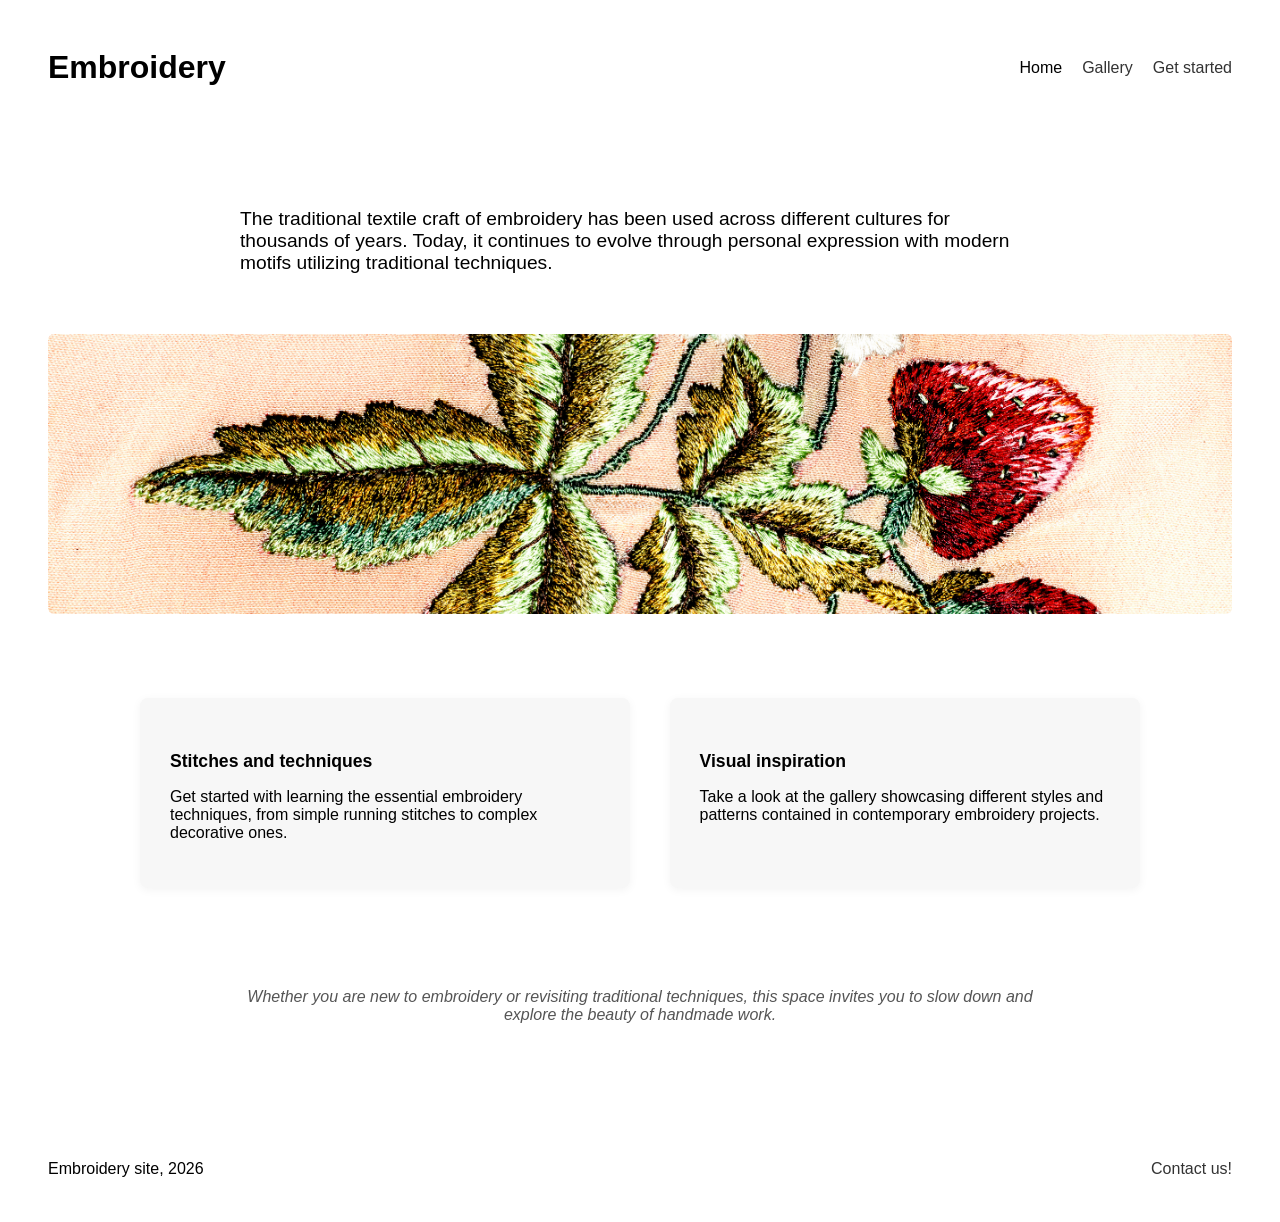
<file: index.html>
<!DOCTYPE html>
<html lang="eng">

<head>
    <meta charset="UTF-8">
    <title>Embroidery</title>
    <link rel = "stylesheet" href="styles/stylesheet.css">
</head>

<body>

    <header>
        <h1>Embroidery</h1>
        <nav>
        <ul>
            <li>Home</li>
            <li><a href="pages/galerija.html">Gallery</a></li>
            <li><a href="pages/stitches.html">Get started   </a></li>
        </ul>
    </nav>
    </header>
    
   <main>
        <section class="homeIntro">
            <h2></h2>
            <p>
                The traditional textile craft of embroidery has been used across different cultures
                for thousands of years. Today, it continues to evolve through personal
                expression with modern motifs utilizing traditional techniques.
            </p>
        </section>

        <div class="ispodHeadera">
            <img src="images/strawberry.jpg" alt="embroidery detail">
        </div>
        
        <section class="homeCards">
            <div class="homeCard">
                <h4>Stitches and techniques</h4>
                <p>
                    Get started with learning the essential embroidery techniques,
                    from simple running stitches to complex decorative ones.
                </p>
            </div>
            <div class="homeCard">
                <h4>Visual inspiration</h4>
                <p>
                    Take a look at the gallery showcasing different styles and patterns
                    contained in contemporary embroidery projects.
                </p>
            </div>
        </section>


        <p class="homeEnd">
            Whether you are new to embroidery or revisiting traditional techniques,
            this space invites you to slow down and explore the beauty of handmade work.
        </p>

    </main>

    <footer>
        <p>Embroidery site, <span id="year"></span></p>
        <a href="pages/kontaktforma.html">Contact us!</a>
    </footer>

    <script src="scripts/script.js"></script>

</body>
</html>
</file>
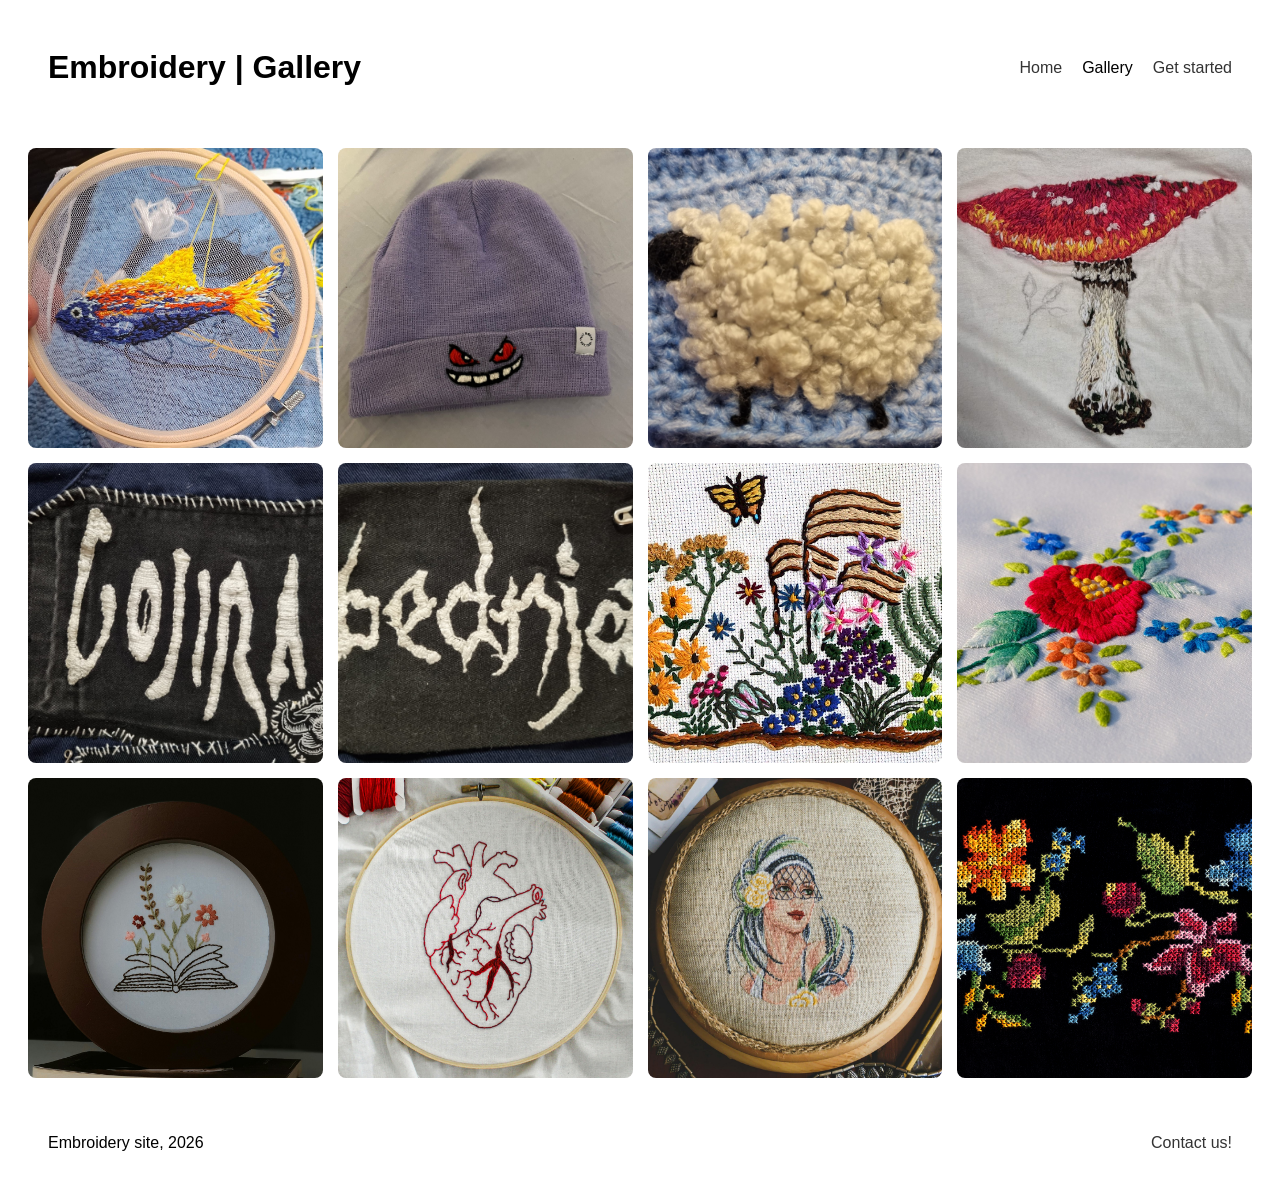
<file: pages/galerija.html>
<!DOCTYPE html>
<html lang="eng">

<head>

    <meta charset="UTF-8">
    <title>Gallery</title>
    <link rel="stylesheet" href="../styles/stylesheet.css">

</head>
<body>
    <header>
        <h1>Embroidery | Gallery</h1>
        <nav>
        <ul>
            <li><a href="../index.html">Home</a></li>
            <li>Gallery</li>
            <li><a href="stitches.html">Get started</a></li>
        </ul>
    </nav>
    </header>
    

    <div class="gallery">
        <img src="../images/ribaEmb.jpg" alt="fish embroidery">
            <img src="../images/beanie.jpeg" alt="beanie embroidery">
            <img src="../images/sheep.jpeg" alt="sheep embroidery">
            <img src="../images/mushroom.jpeg" alt="mushroom embroidery">
            <img src="../images/gojira.jpeg" alt="gojira embroidery">
            <img src="../images/bednja.jpeg" alt="bednja embroidery">
            <img src="../images/flowers.jpg" alt="flower embroidery">
            <img src="../images/flowers2.jpg" alt="flower embroidery">
            <img src="../images/flowers3.jpg" alt="flower embroidery">
            <img src="../images/heart.jpg" alt="heart embroidery">
            <img src="../images/person.jpg" alt="person embroidery">
            <img src="../images/crossStitch.jpg" alt="crossStitch embroidery">
    </div>


    <footer>
        <p>Embroidery site, <span id="year"></span></p>
        <a href="kontaktforma.html">Contact us!</a>
    </footer>

    <script src="../scripts/script.js"></script>

</body>

</html>
</file>
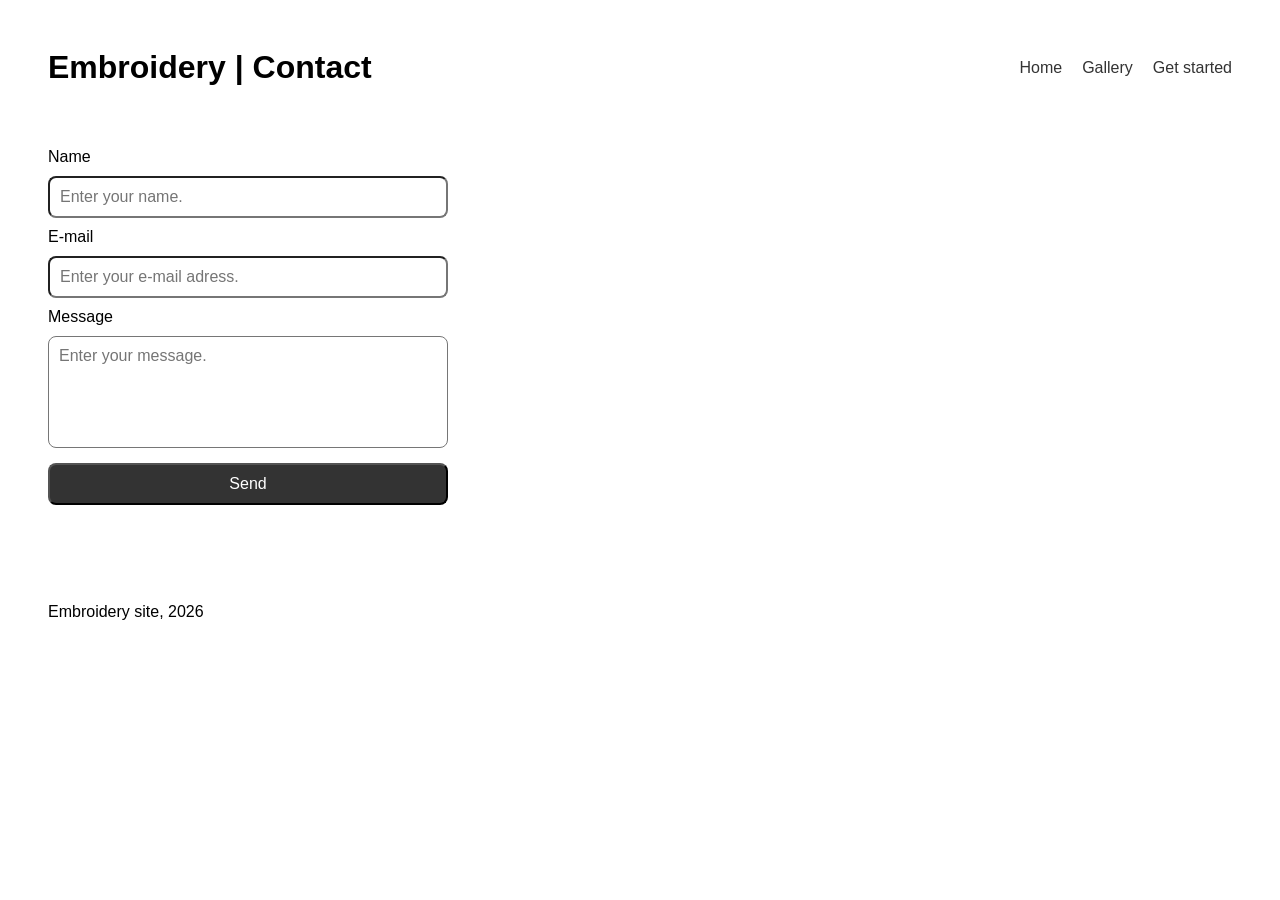
<file: pages/kontaktforma.html>
<!DOCTYPE html>
<html lang="eng">

<head>

    <meta charset="UTF-8">
    <title>Contact form</title>
    <link rel="stylesheet" href="../styles/stylesheet.css">

</head>
<body>

    <header>
        <h1>Embroidery | Contact</h1>
        <nav>
        <ul>
            <li><a href="../index.html">Home</a></li>
            <li><a href="galerija.html">Gallery</a></li>
            <li><a href="stitches.html">Get started</a></li>
        </ul>
    </nav>
    </header>


    <form id="contact">


        <label for="name">Name</label>
        <input type="text" id="name" placeholder="Enter your name." required>

        <label for="email">E-mail</label>
        <input type="text" id="email" placeholder="Enter your e-mail adress." required>

        <label for="message">Message</label>
        <textarea type="text" id="message" placeholder="Enter your message." rows="5" required></textarea>

        <button type="submit">Send</button>

        <p id="status"></p>
    </form>
    


    <footer>
        <p>Embroidery site, <span id="year"></span></p>
        
    </footer>

    <script src="../scripts/script.js"></script>
 
</body>

</html>
</file>
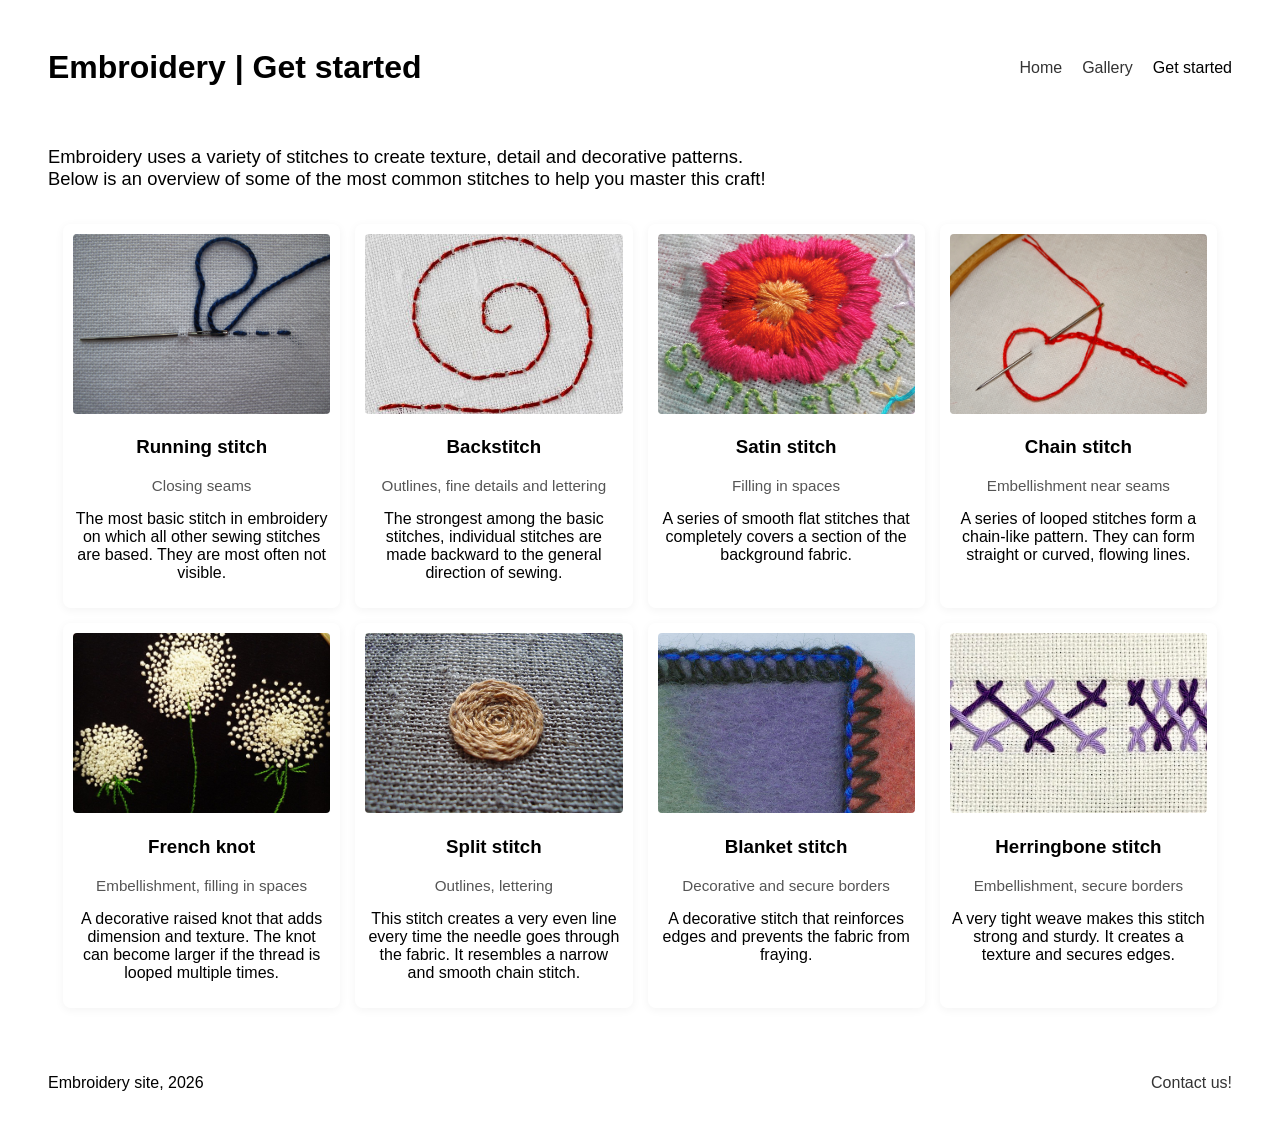
<file: pages/stitches.html>
<!DOCTYPE html>
<html lang="eng">

<head>

    <meta charset="UTF-8">
    <title>Get started</title>
    <link rel="stylesheet" href="../styles/stylesheet.css">

</head>
<body>

    <header>
        <h1>Embroidery | Get started</h1>
        <nav>
        <ul>
            <li><a href="../index.html">Home</a></li>
            <li><a href="galerija.html">Gallery</a></li>
            <li>Get started</li>
        </ul>
    </nav>
    </header>

    <main>

        <p class="tutorial-desc">
        Embroidery uses a variety of stitches to create texture, detail and decorative patterns.
        <br>
        Below is an overview of some of the most common stitches to help you master this craft!
        </p> 

        <table>
            <tr>
                <td class="stitch">
                    <img src="../images/runningStitch.jpg" alt="running stitch example">
                    <h3>Running stitch</h3>
                    <p class="use">Closing seams</p>
                    <p>The most basic stitch in embroidery on which all other sewing stitches are based. 
                        They are most often not visible.
                    </p>
                </td>
                <td class="stitch">
                    <img src="../images/backstitch.jpg" alt="backstitch example">
                    <h3>Backstitch</h3>
                    <p class="use">Outlines, fine details and lettering</p>
                    <p>
                        The strongest among the basic stitches, individual stitches are made
                         backward to the general direction of sewing.
                    </p>
                </td>
                <td class="stitch">
                    <img src="../images/satinStitch.jpg" alt="satin stitch example">
                    <h3>Satin stitch</h3>
                    <p class="use">Filling in spaces</p>
                    <p>
                        A series of smooth flat stitches that completely covers a section of the background fabric.
                    </p>
                </td> 
                <td class="stitch">
                    <img src="../images/chainStitch.jpg" alt="chain stitch example">
                    <h3>Chain stitch</h3>
                    <p class="use">Embellishment near seams</p>
                    <p>
                        A series of looped stitches form a chain-like pattern.
                        They can form straight or curved, flowing lines.
                    </p>
                </td> 
            </tr>
            <tr>
                <td class="stitch">
                    <img src="../images/frenchKnot.jpg" alt="french knot example">
                    <h3>French knot</h3>
                    <p class="use">Embellishment, filling in spaces</p>
                    <p>
                        A decorative raised knot that adds dimension and texture.
                        The knot can become larger if the thread is looped multiple times.
                    </p>
                </td>
                <td class="stitch">
                    <img src="../images/splitStitch.jpg" alt="split stitch example">
                    <h3>Split stitch</h3>
                    <p class="use">Outlines, lettering</p>
                    <p>
                        This stitch creates a very even line every time the needle goes through the fabric.
                        It resembles a narrow and smooth chain stitch.
                    </p>
                </td> 
                <td class="stitch">
                    <img src="../images/blanketStitch.jpg" alt="blanket stitch example">
                    <h3>Blanket stitch</h3>
                    <p class="use">Decorative and secure borders</p>
                    <p>
                        A decorative stitch that reinforces edges and prevents the fabric from fraying.
                    </p>
                </td> 
                <td class="stitch">
                    <img src="../images/herringboneStitch.jpg" alt="herringbone stitch example">
                    <h3>Herringbone stitch</h3>
                    <p class="use">Embellishment, secure borders</p>
                    <p>
                        A very tight weave makes this stitch strong and sturdy. It creates a texture 
                        and secures edges.
                    </p>
                </td> 
            </tr>
        </table>

       
    </main>

    <footer>
        <p>Embroidery site, <span id="year"></span></p>
        <a href="kontaktforma.html">Contact us!</a>
    </footer>

    <script src="../scripts/script.js"></script>
    

</body>

</html>
</file>
<file: styles/stylesheet.css>
* {
    font-family:'Segoe UI', Tahoma, Geneva, Verdana, sans-serif;
}

header{
    display: flex;
    align-items: center;
    justify-content: space-between;
    padding: 20px 40px;
}

nav ul{
    display: flex;
    list-style: none; /* da nema . za natuknicu*/

}
nav ul li{
    margin-left: 20px;
}
nav ul li a{
    text-decoration: none;
    color: #333; 
    transition: color 0.3s;
}
nav ul li a:hover {
    color: #a52a2a; 
}

main{
    padding: 0 40px;
}

footer {
    display: flex;
    justify-content: space-between;
    align-items: center;
    padding: 20px 40px;
}
footer a {
    text-decoration: none;
    color: #333;    
    transition: color 0.3s;
}
footer a:hover {
    color: #a52a2a;    
}


/* index */

.homeIntro {
    max-width: 800px;
    margin: 80px auto 60px;
    padding: 0 40px;
}
.homeIntro p {
    font-size: 1.2rem;
}
.ispodHeadera img{
    width: 100%;
    height: 280px;
    object-fit: cover;
    border-radius: 6px;
}
.homeCards{
    display: flex;
    gap: 40px;
    max-width: 1000px;
    margin: 80px auto;
}
.homeCard{
    padding: 30px;
    border-radius: 8px;
    background-color: #f7f7f7;
    box-shadow: 0 2px 10px rgba(0,0,0,0.05);
}
.homeCard h4 {
    margin-bottom: 12px;
    font-size: 1.1rem;
}
.homeEnd {
    max-width: 800px;
    margin: 100px auto;
    padding: 0 40px;
    text-align: center;
    font-style: italic;
    color: #555;
}


/* galerija */

.gallery {
    display: grid;
    grid-template-columns: repeat(4, 1fr);
    gap: 15px;
    padding: 20px;
}
.gallery img {
    width: 100%;
    height: 300px;
    border-radius: 8px;
    object-fit: cover; /* ovo je da se ne izoblice slike nego izrezu*/
    transition: transform 0.2s;
}
.gallery img:hover{
    transform: scale(1.05);
}


/* get started */

table {
    width: 100%;
    border-spacing: 15px;  /*nema dvostrukih rubova nego se spoje u 1*/
    margin: 15px 0;
    table-layout: fixed;
}
.stitch{
    vertical-align: top;
    padding: 10px;
    text-align: center;
    box-shadow: 0 2px 10px rgba(0,0,0,0.05);
    border-radius: 8px ;
    transition: transform 0.2s;
}
.stitch:hover{
    transform: translateY(-2px);
}
.stitch img{
    width: 100%;
    height: 180px;
    object-fit: cover;
    border-radius: 4px;
}
.use{
    color: #555;
    font-size: 0.95em;
}
.tutorial-desc{
    font-size: 1.15em;
}


/* kontakt */

form{
    display: flex;
    flex-direction: column;
    max-width: 400px;
    padding: 20px 40px;
    gap: 10px;
}
input, textarea, button {
    padding: 10px;
    font-size: 16px;
    border-radius: 8px;
    resize: none;
}
button {
    background-color: #333;       
    color: white;               
    cursor: pointer;
    transition: background-color 0.3s;
    margin-top: 5px;
    
}
button:hover {
    background-color: #555; 
}
</file>
